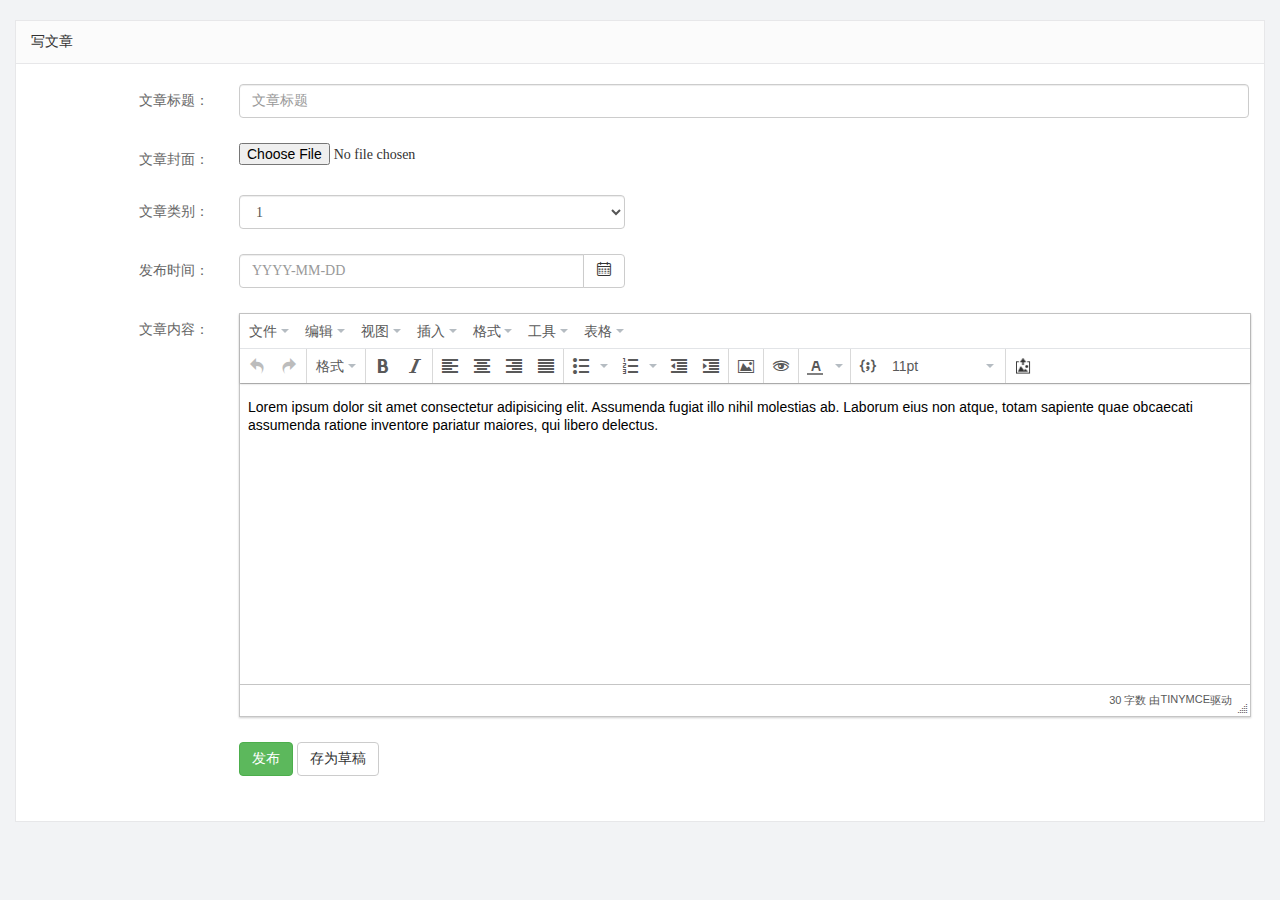
<file: home/article_release.html>
<!DOCTYPE html>
<html lang="en">

<head>
    <meta charset="UTF-8">
    <meta name="viewport" content="width=device-width, initial-scale=1.0">
    <meta http-equiv="X-UA-Compatible" content="ie=edge">
    <title>文章列表</title>
    <link rel="stylesheet" href="js/bootstrap/css/bootstrap.min.css">
    <link rel="stylesheet" href="css/reset.css">
    <link rel="stylesheet" href="css/iconfont.css">
    <link rel="stylesheet" href="css/main.css">
    <link type="text/css" rel="stylesheet" href="js/jedate/css/jedate.css">
    <script src="js/jquery-1.12.4.min.js"></script>
    <script src="js/jedate/js/jedate.js"></script>
    <script src="js/tinymce/js/tinymce/tinymce.min.js"></script>
    <script src="js/tinymce/js/tinymce_setup.js"></script>
</head>

<body>
    <div class="container-fluid">
        <div class="common_title">
            写文章
        </div>
        <div class="container-fluid common_con">
            <form class="form-horizontal article_form">
                <div class="form-group">
                    <label for="inputEmail3" class="col-sm-2 control-label">文章标题：</label>
                    <div class="col-sm-10">
                        <input type="email" class="form-control" id="inputEmail3" placeholder="文章标题">
                    </div>
                </div>
                <div class="form-group">
                    <label for="inputPassword3" class="col-sm-2 control-label">文章封面：</label>
                    <div class="col-sm-10">
                        <input type="file" id="exampleInputFile">
                    </div>
                </div>
                <div class="form-group">
                    <label for="inputEmail3" class="col-sm-2 control-label">文章类别：</label>
                    <div class="col-sm-4">
                        <select class="form-control">
                            <option>1</option>
                            <option>2</option>
                            <option>3</option>
                            <option>4</option>
                            <option>5</option>
                        </select>
                    </div>
                </div>
                <div class="form-group">
                    <label for="inputEmail3" class="col-sm-2 control-label">发布时间：</label>
                    <div class="col-sm-4">

                        <div class="input-group">
                            <input type="text" class="form-control" placeholder="YYYY-MM-DD" id="dateinput">
                            <span class="input-group-btn">
                                <button class="btn btn-default" type="button"
                                    onclick="jeDate('#dateinput',{trigger:false,format: 'YYYY-MM-DD'})"><i
                                        class="iconfont icon-icondate"></i></button>
                            </span>
                        </div>
                    </div>
                </div>
                <div class="form-group">
                    <label for="inputEmail3" class="col-sm-2 control-label">文章内容：</label>
                    <div class="col-sm-10">
                        <textarea class="form-control" id="rich_content" name="content" placeholder="文章内容">
                            Lorem ipsum dolor sit amet consectetur adipisicing elit. Assumenda fugiat illo nihil molestias ab. Laborum eius non atque, totam sapiente quae obcaecati assumenda ratione inventore pariatur maiores, qui libero delectus.
                            </textarea>
                    </div>
                </div>
                <div class="form-group">
                    <div class="col-sm-offset-2 col-sm-10">
                        <button type="submit" class="btn btn-success">发布</button>
                        <button type="submit" class="btn btn-default">存为草稿</button>
                    </div>
                </div>
            </form>
        </div>
    </div>

</body>

</html>
</file>
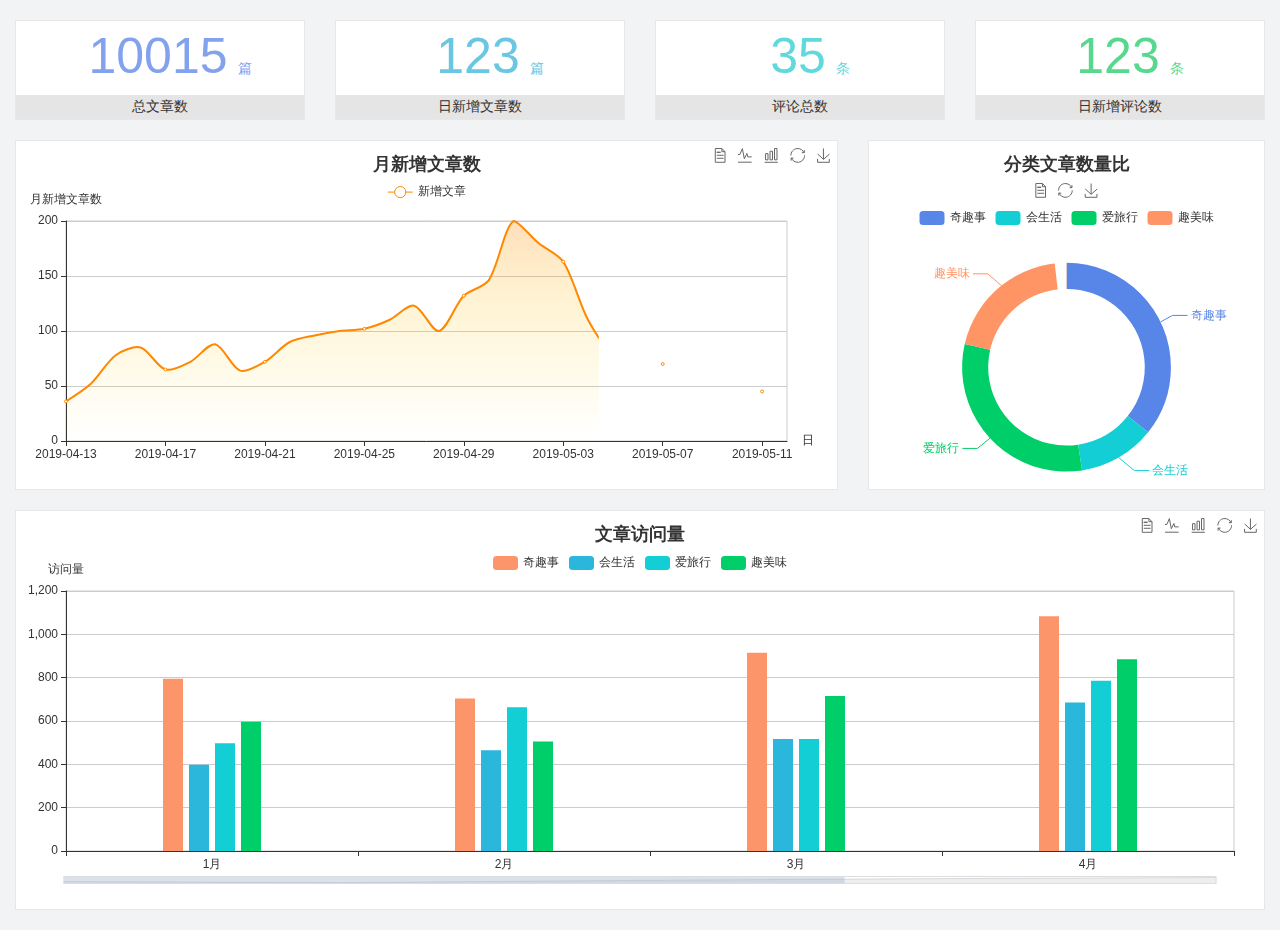
<file: home/main_count.html>
<!DOCTYPE html>
<html lang="en">

<head>
    <meta charset="UTF-8">
    <meta name="viewport" content="width=device-width, initial-scale=1.0">
    <meta http-equiv="X-UA-Compatible" content="ie=edge">
    <title>图表统计</title>
    <link rel="stylesheet" href="js/bootstrap/css/bootstrap.min.css">
    <link rel="stylesheet" href="css/reset.css">
    <link rel="stylesheet" href="css/iconfont.css">
    <link rel="stylesheet" href="css/main.css">
    <script src="js/jquery-1.12.4.min.js"></script>
    <script type="text/javascript" src="js/echarts.min.js"></script>
</head>

<body>
    <div class="container-fluid">
        <div class="row spannel_list">
            <div class="col-sm-3 col-xs-6">
                <div class="spannel">
                    <em class="all-articles">10015</em><span>篇</span>
                    <b>总文章数</b>
                </div>
            </div>
            <div class="col-sm-3 col-xs-6">
                <div class="spannel scolor01">
                    <em class="day-articles">123</em><span>篇</span>
                    <b>日新增文章数</b>
                </div>
            </div>
            <div class="col-sm-3 col-xs-6">
                <div class="spannel scolor02">
                    <em class="all-comments">35</em><span>条</span>
                    <b>评论总数</b>
                </div>
            </div>
            <div class="col-sm-3 col-xs-6">
                <div class="spannel scolor03">
                    <em class="day-comments">123</em><span>条</span>
                    <b>日新增评论数</b>
                </div>
            </div>
        </div>
    </div>

    <div class="container-fluid">
        <div class="row curve-pie">
            <div class="col-lg-8 col-md-8">
                <div class="gragh_pannel" id="curve_show"></div>
            </div>
            <div class="col-lg-4 col-md-4">
                <div class="gragh_pannel" id="pie_show"></div>
            </div>
        </div>
    </div>

    <div class="container-fluid">
        <div class="column_pannel" id="column_show"></div>
    </div>

    <script>
        // 总文章数 日新增文章数
        // $.ajax({
        //     url: "http://localhost:8000/admin/article_count",
        //     type: "get",
        //     success: function (res) {
        //         $(".all-articles").text(res.data.all_count);
        //         $(".day-articles").text(res.data.day_count);
        //     }
        // })

        // 评论总数 当天发布评论总数
        // $.ajax({
        //     url: "http://localhost:8000/admin/comment_count",
        //     type: "get",
        //     success: function (res) {
        //         console.log(res)
        //         $(".all-comments").text(res.data.all_count);
        //         $(".day-comments").text(res.data.day_count);
        //     }
        // })
    </script>

    <script>
        var oChart = echarts.init(document.getElementById('curve_show'));
        var aList_all = [{
            'count': 36,
            'date': '2019-04-13'
        }, {
            'count': 52,
            'date': '2019-04-14'
        }, {
            'count': 78,
            'date': '2019-04-15'
        }, {
            'count': 85,
            'date': '2019-04-16'
        }, {
            'count': 65,
            'date': '2019-04-17'
        }, {
            'count': 72,
            'date': '2019-04-18'
        }, {
            'count': 88,
            'date': '2019-04-19'
        }, {
            'count': 64,
            'date': '2019-04-20'
        }, {
            'count': 72,
            'date': '2019-04-21'
        }, {
            'count': 90,
            'date': '2019-04-22'
        }, {
            'count': 96,
            'date': '2019-04-23'
        }, {
            'count': 100,
            'date': '2019-04-24'
        }, {
            'count': 102,
            'date': '2019-04-25'
        }, {
            'count': 110,
            'date': '2019-04-26'
        }, {
            'count': 123,
            'date': '2019-04-27'
        }, {
            'count': 100,
            'date': '2019-04-28'
        }, {
            'count': 132,
            'date': '2019-04-29'
        }, {
            'count': 146,
            'date': '2019-04-30'
        }, {
            'count': 200,
            'date': '2019-05-01'
        }, {
            'count': 180,
            'date': '2019-05-02'
        }, {
            'count': 163,
            'date': '2019-05-03'
        }, {
            'count': 110,
            'date': '2019-05-04'
        }, {
            'count': 80,
            'date': '2019-05-05'
        }, {
            'count': 82,
            'date': '2019-05-06'
        }, {
            'count': 70,
            'date': '2019-05-07'
        }, {
            'count': 65,
            'date': '2019-05-08'
        }, {
            'count': 54,
            'date': '2019-05-09'
        }, {
            'count': 40,
            'date': '2019-05-10'
        }, {
            'count': 45,
            'date': '2019-05-11'
        }, {
            'count': 38,
            'date': '2019-05-12'
        }, ];

        let aCount = [];
        let aDate = [];

        for (var i = 0; i < aList_all.length; i++) {
            aCount.push(aList_all[i].count);
            aDate.push(aList_all[i].date);
        }

        var chartopt = {
            title: {
                text: '月新增文章数',
                left: 'center',
                top: '10'
            },
            tooltip: {
                trigger: 'axis'
            },
            legend: {
                data: ['新增文章'],
                top: '40'
            },
            toolbox: {
                show: true,
                feature: {
                    mark: {
                        show: true
                    },
                    dataView: {
                        show: true,
                        readOnly: false
                    },
                    magicType: {
                        show: true,
                        type: ['line', 'bar']
                    },
                    restore: {
                        show: true
                    },
                    saveAsImage: {
                        show: true
                    }
                }
            },
            calculable: true,
            xAxis: [{
                name: '日',
                type: 'category',
                boundaryGap: false,
                data: aDate
            }],
            yAxis: [{
                name: '月新增文章数',
                type: 'value'
            }],
            series: [{
                name: '新增文章',
                type: 'line',
                smooth: true,
                itemStyle: {
                    normal: {
                        areaStyle: {
                            type: 'default'
                        },
                        color: '#f80'
                    },
                    lineStyle: {
                        color: '#f80'
                    }
                },
                data: aCount
            }],
            areaStyle: {
                normal: {
                    color: new echarts.graphic.LinearGradient(0, 0, 0, 1, [{
                        offset: 0,
                        color: 'rgba(255,136,0,0.39)'
                    }, {
                        offset: .34,
                        color: 'rgba(255,180,0,0.25)'
                    }, {
                        offset: 1,
                        color: 'rgba(255,222,0,0.00)'
                    }])

                }
            },
            grid: {
                show: true,
                x: 50,
                x2: 50,
                y: 80,
                height: 220
            }
        };

        oChart.setOption(chartopt);


        var oPie = echarts.init(document.getElementById('pie_show'));
        var oPieopt = {
            title: {
                top: 10,
                text: '分类文章数量比',
                x: 'center'
            },
            tooltip: {
                trigger: 'item',
                formatter: "{a} <br/>{b} : {c} ({d}%)"
            },
            color: ['#5885e8', '#13cfd5', '#00ce68', '#ff9565'],
            legend: {
                x: 'center',
                top: 65,
                data: ['奇趣事', '会生活', '爱旅行', '趣美味']
            },
            toolbox: {
                show: true,
                x: 'center',
                top: 35,
                feature: {
                    mark: {
                        show: true
                    },
                    dataView: {
                        show: true,
                        readOnly: false
                    },
                    magicType: {
                        show: true,
                        type: ['pie', 'funnel'],
                        option: {
                            funnel: {
                                x: '25%',
                                width: '50%',
                                funnelAlign: 'left',
                                max: 1548
                            }
                        }
                    },
                    restore: {
                        show: true
                    },
                    saveAsImage: {
                        show: true
                    }
                }
            },
            calculable: true,
            series: [{
                name: '访问来源',
                type: 'pie',
                radius: ['45%', '60%'],
                center: ['50%', '65%'],
                data: [{
                    value: 300,
                    name: '奇趣事'
                }, {
                    value: 100,
                    name: '会生活'
                }, {
                    value: 260,
                    name: '爱旅行'
                }, {
                    value: 180,
                    name: '趣美味'
                }]
            }]
        };
        oPie.setOption(oPieopt);



        var oColumn = this.echarts.init(document.getElementById('column_show'));
        var oColumnopt = {
            title: {
                text: '文章访问量',
                left: 'center',
                top: '10'
            },
            tooltip: {
                trigger: 'axis'
            },
            legend: {
                data: ['奇趣事', '会生活', '爱旅行', '趣美味'],
                top: '40'
            },
            toolbox: {
                show: true,
                feature: {
                    mark: {
                        show: true
                    },
                    dataView: {
                        show: true,
                        readOnly: false
                    },
                    magicType: {
                        show: true,
                        type: ['line', 'bar']
                    },
                    restore: {
                        show: true
                    },
                    saveAsImage: {
                        show: true
                    }
                }
            },
            calculable: true,
            xAxis: [{
                type: 'category',
                data: ['1月', '2月', '3月', '4月', '5月']
            }],
            yAxis: [{
                name: '访问量',
                type: 'value'
            }],
            series: [{
                name: '奇趣事',
                type: 'bar',
                barWidth: 20,
                itemStyle: {
                    normal: {
                        areaStyle: {
                            type: 'default'
                        },
                        color: '#fd956a'
                    }
                },
                data: [800, 708, 920, 1090, 1200]
            }, {
                name: '会生活',
                type: 'bar',
                barWidth: 20,
                itemStyle: {
                    normal: {
                        areaStyle: {
                            type: 'default'
                        },
                        color: '#2bb6db'
                    }
                },
                data: [400, 468, 520, 690, 800]
            }, {
                name: '爱旅行',
                type: 'bar',
                barWidth: 20,
                itemStyle: {
                    normal: {
                        areaStyle: {
                            type: 'default'
                        },
                        color: '#13cfd5'
                    }
                },
                data: [500, 668, 520, 790, 900]
            }, {
                name: '趣美味',
                type: 'bar',
                barWidth: 20,
                itemStyle: {
                    normal: {
                        areaStyle: {
                            type: 'default'
                        },
                        color: '#00ce68'
                    }
                },
                data: [600, 508, 720, 890, 1000]
            }],
            grid: {
                show: true,
                x: 50,
                x2: 30,
                y: 80,
                height: 260
            },
            dataZoom: [ //给x轴设置滚动条
                {
                    start: 0, //默认为0
                    end: 100 - 1000 / 31, //默认为100
                    type: 'slider',
                    show: true,
                    xAxisIndex: [0],
                    handleSize: 0, //滑动条的 左右2个滑动条的大小
                    height: 8, //组件高度
                    left: 45, //左边的距离
                    right: 50, //右边的距离
                    bottom: 26, //右边的距离
                    handleColor: '#ddd', //h滑动图标的颜色
                    handleStyle: {
                        borderColor: "#cacaca",
                        borderWidth: "1",
                        shadowBlur: 2,
                        background: "#ddd",
                        shadowColor: "#ddd",
                    }
                }
            ]
        };
        oColumn.setOption(oColumnopt);
    </script>




</body>

</html>
</file>
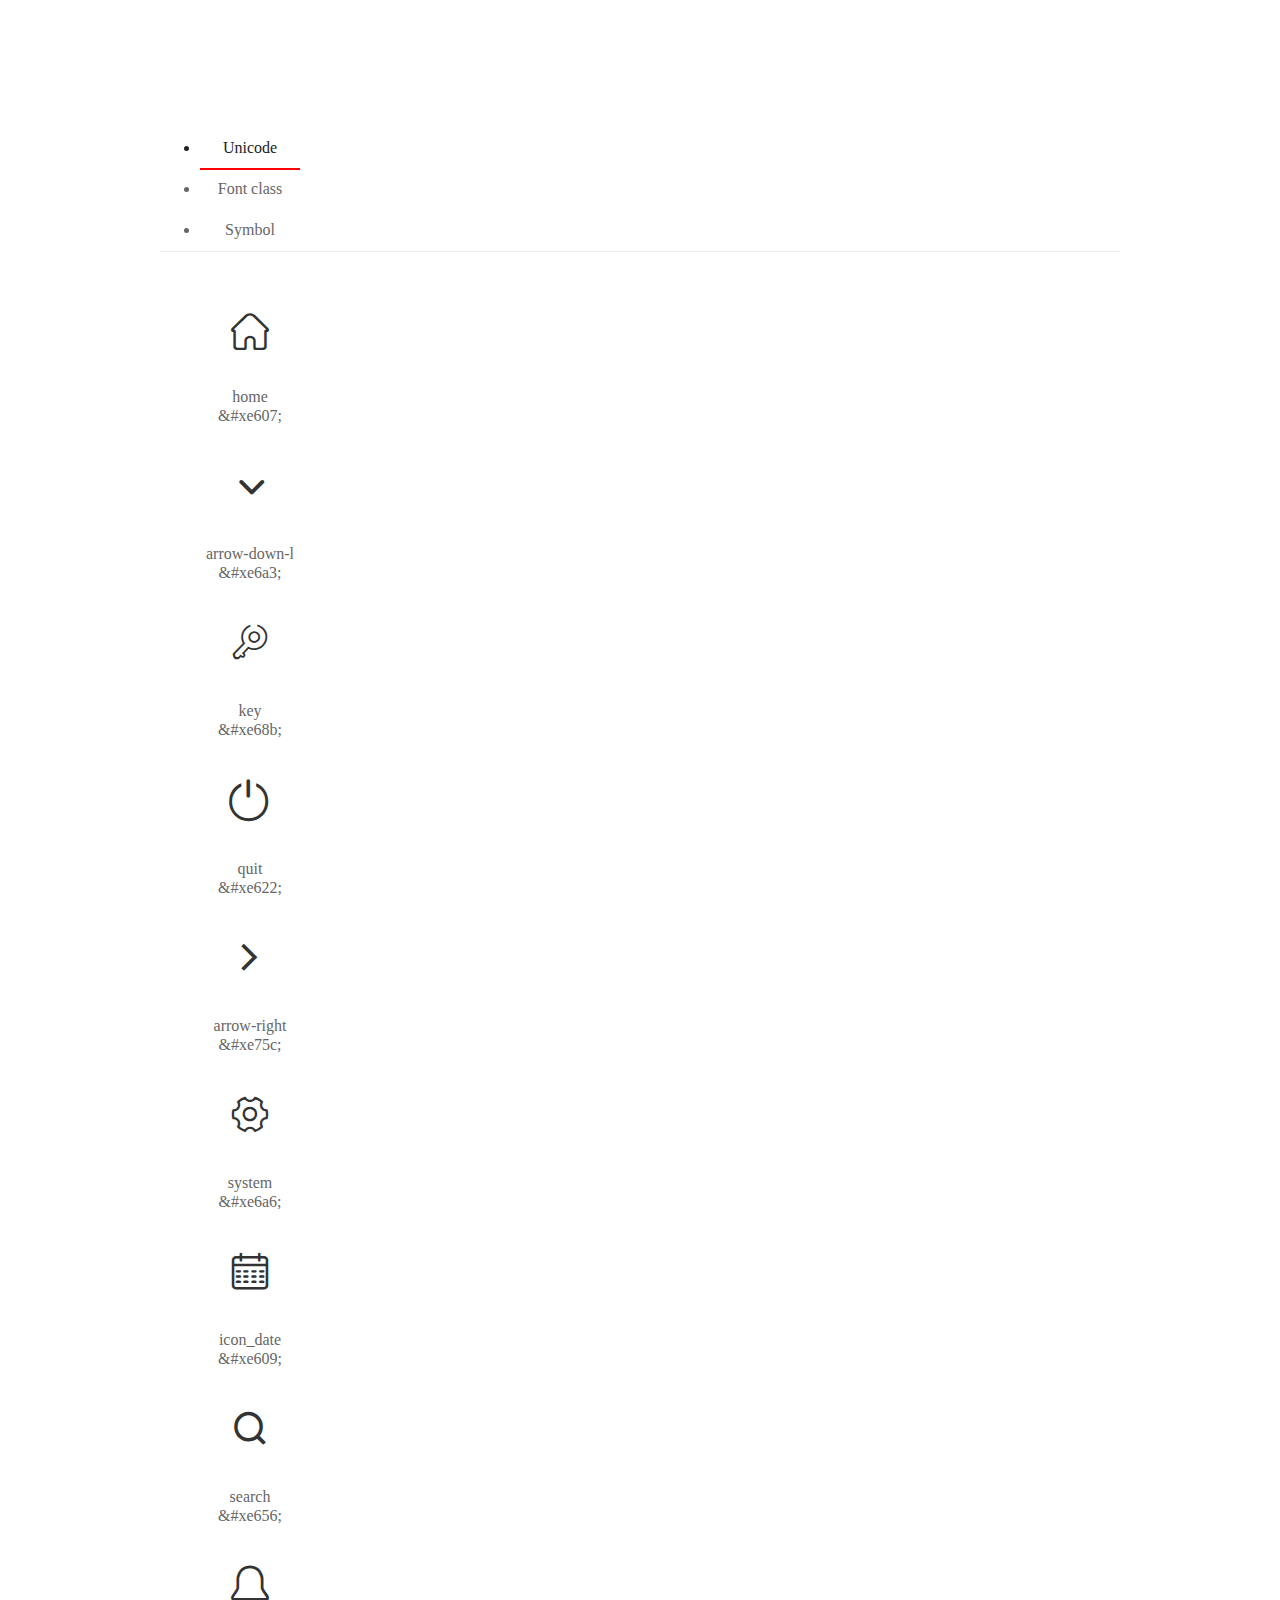
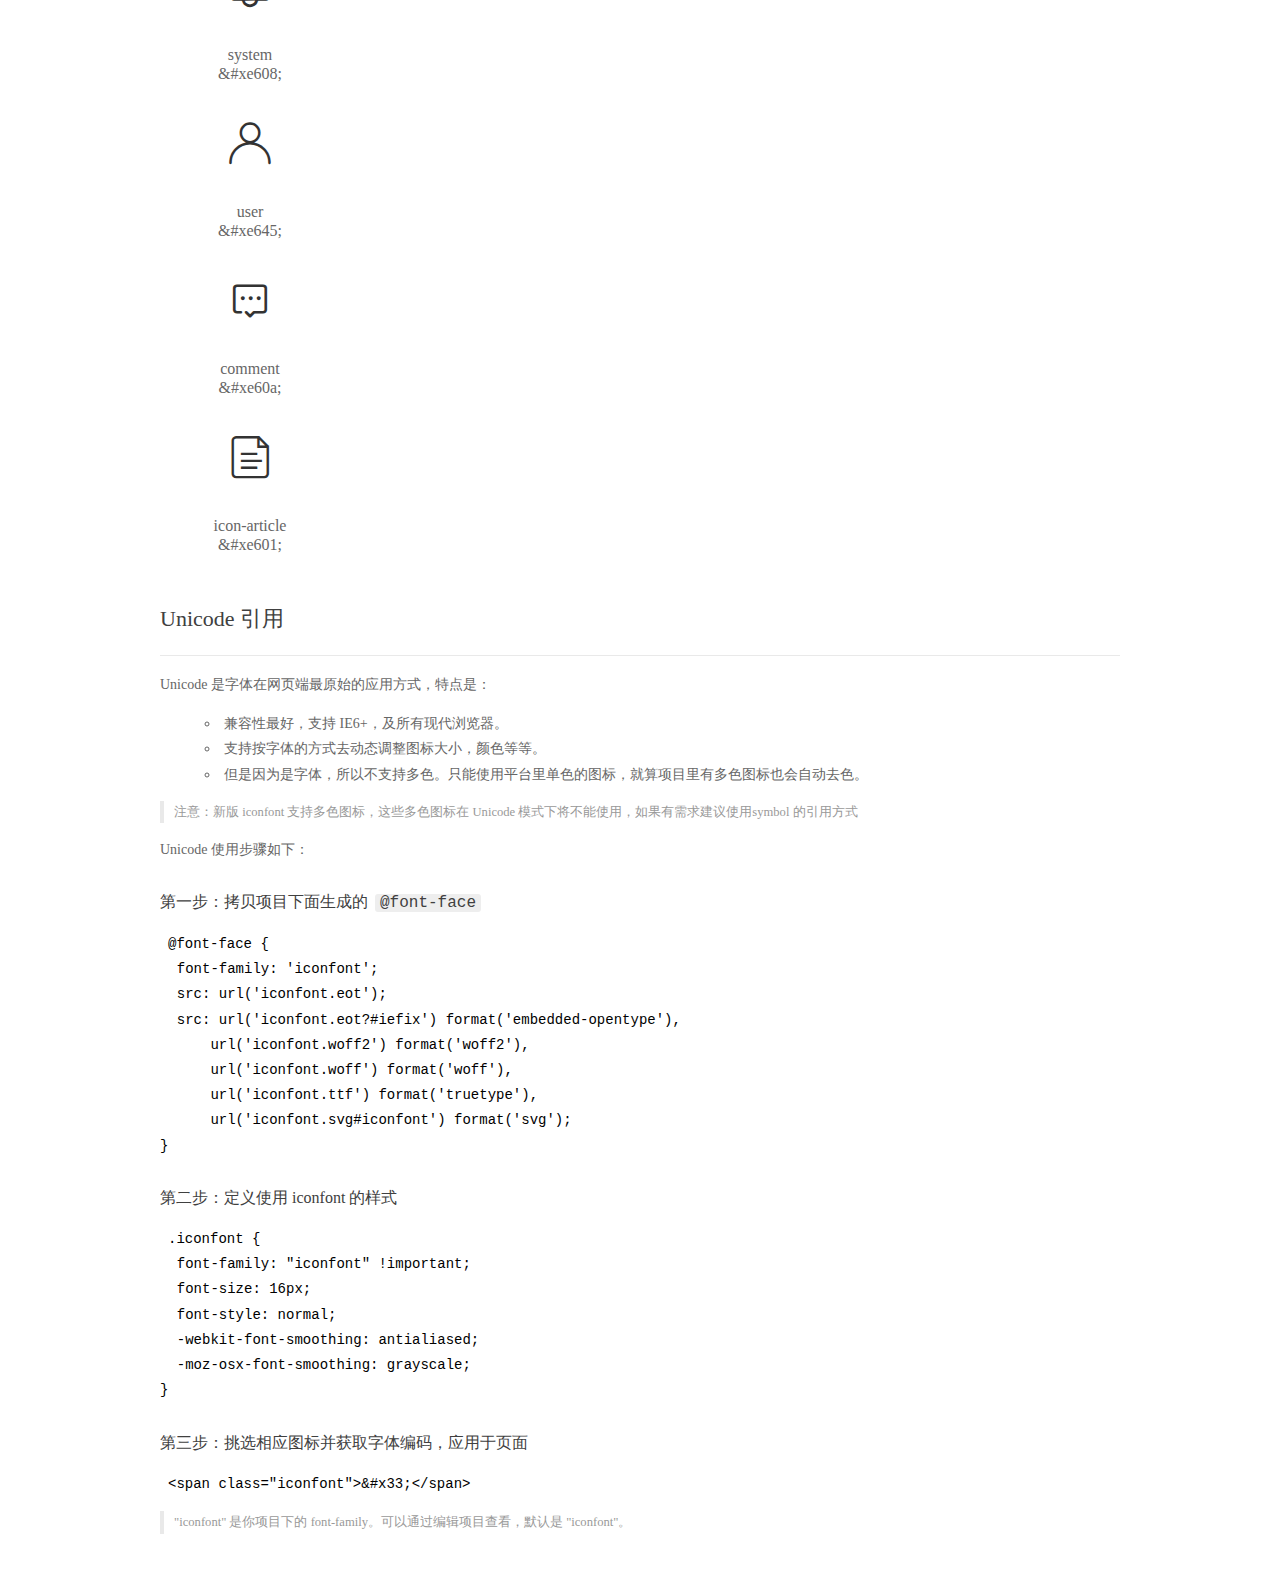
<file: home/fonts/demo_index.html>
<!DOCTYPE html>
<html>
<head>
  <meta charset="utf-8"/>
  <title>IconFont Demo</title>
  <link rel="shortcut icon" href="https://gtms04.alicdn.com/tps/i4/TB1_oz6GVXXXXaFXpXXJDFnIXXX-64-64.ico" type="image/x-icon"/>
  <link rel="stylesheet" href="https://g.alicdn.com/thx/cube/1.3.2/cube.min.css">
  <link rel="stylesheet" href="demo.css">
  <link rel="stylesheet" href="iconfont.css">
  <script src="iconfont.js"></script>
  <!-- jQuery -->
  <script src="https://a1.alicdn.com/oss/uploads/2018/12/26/7bfddb60-08e8-11e9-9b04-53e73bb6408b.js"></script>
  <!-- 代码高亮 -->
  <script src="https://a1.alicdn.com/oss/uploads/2018/12/26/a3f714d0-08e6-11e9-8a15-ebf944d7534c.js"></script>
</head>
<body>
  <div class="main">
    <h1 class="logo"><a href="https://www.iconfont.cn/" title="iconfont 首页" target="_blank">&#xe86b;</a></h1>
    <div class="nav-tabs">
      <ul id="tabs" class="dib-box">
        <li class="dib active"><span>Unicode</span></li>
        <li class="dib"><span>Font class</span></li>
        <li class="dib"><span>Symbol</span></li>
      </ul>
      
    </div>
    <div class="tab-container">
      <div class="content unicode" style="display: block;">
          <ul class="icon_lists dib-box">
          
            <li class="dib">
              <span class="icon iconfont">&#xe607;</span>
                <div class="name">home</div>
                <div class="code-name">&amp;#xe607;</div>
              </li>
          
            <li class="dib">
              <span class="icon iconfont">&#xe6a3;</span>
                <div class="name">arrow-down-l</div>
                <div class="code-name">&amp;#xe6a3;</div>
              </li>
          
            <li class="dib">
              <span class="icon iconfont">&#xe68b;</span>
                <div class="name">key</div>
                <div class="code-name">&amp;#xe68b;</div>
              </li>
          
            <li class="dib">
              <span class="icon iconfont">&#xe622;</span>
                <div class="name">quit</div>
                <div class="code-name">&amp;#xe622;</div>
              </li>
          
            <li class="dib">
              <span class="icon iconfont">&#xe75c;</span>
                <div class="name">arrow-right</div>
                <div class="code-name">&amp;#xe75c;</div>
              </li>
          
            <li class="dib">
              <span class="icon iconfont">&#xe6a6;</span>
                <div class="name">system</div>
                <div class="code-name">&amp;#xe6a6;</div>
              </li>
          
            <li class="dib">
              <span class="icon iconfont">&#xe609;</span>
                <div class="name">icon_date</div>
                <div class="code-name">&amp;#xe609;</div>
              </li>
          
            <li class="dib">
              <span class="icon iconfont">&#xe656;</span>
                <div class="name">search</div>
                <div class="code-name">&amp;#xe656;</div>
              </li>
          
            <li class="dib">
              <span class="icon iconfont">&#xe608;</span>
                <div class="name">system</div>
                <div class="code-name">&amp;#xe608;</div>
              </li>
          
            <li class="dib">
              <span class="icon iconfont">&#xe645;</span>
                <div class="name">user</div>
                <div class="code-name">&amp;#xe645;</div>
              </li>
          
            <li class="dib">
              <span class="icon iconfont">&#xe60a;</span>
                <div class="name">comment</div>
                <div class="code-name">&amp;#xe60a;</div>
              </li>
          
            <li class="dib">
              <span class="icon iconfont">&#xe601;</span>
                <div class="name">icon-article</div>
                <div class="code-name">&amp;#xe601;</div>
              </li>
          
          </ul>
          <div class="article markdown">
          <h2 id="unicode-">Unicode 引用</h2>
          <hr>

          <p>Unicode 是字体在网页端最原始的应用方式，特点是：</p>
          <ul>
            <li>兼容性最好，支持 IE6+，及所有现代浏览器。</li>
            <li>支持按字体的方式去动态调整图标大小，颜色等等。</li>
            <li>但是因为是字体，所以不支持多色。只能使用平台里单色的图标，就算项目里有多色图标也会自动去色。</li>
          </ul>
          <blockquote>
            <p>注意：新版 iconfont 支持多色图标，这些多色图标在 Unicode 模式下将不能使用，如果有需求建议使用symbol 的引用方式</p>
          </blockquote>
          <p>Unicode 使用步骤如下：</p>
          <h3 id="-font-face">第一步：拷贝项目下面生成的 <code>@font-face</code></h3>
<pre><code class="language-css"
>@font-face {
  font-family: 'iconfont';
  src: url('iconfont.eot');
  src: url('iconfont.eot?#iefix') format('embedded-opentype'),
      url('iconfont.woff2') format('woff2'),
      url('iconfont.woff') format('woff'),
      url('iconfont.ttf') format('truetype'),
      url('iconfont.svg#iconfont') format('svg');
}
</code></pre>
          <h3 id="-iconfont-">第二步：定义使用 iconfont 的样式</h3>
<pre><code class="language-css"
>.iconfont {
  font-family: "iconfont" !important;
  font-size: 16px;
  font-style: normal;
  -webkit-font-smoothing: antialiased;
  -moz-osx-font-smoothing: grayscale;
}
</code></pre>
          <h3 id="-">第三步：挑选相应图标并获取字体编码，应用于页面</h3>
<pre>
<code class="language-html"
>&lt;span class="iconfont"&gt;&amp;#x33;&lt;/span&gt;
</code></pre>
          <blockquote>
            <p>"iconfont" 是你项目下的 font-family。可以通过编辑项目查看，默认是 "iconfont"。</p>
          </blockquote>
          </div>
      </div>
      <div class="content font-class">
        <ul class="icon_lists dib-box">
          
          <li class="dib">
            <span class="icon iconfont icon-yidiandiantubiao04"></span>
            <div class="name">
              home
            </div>
            <div class="code-name">.icon-yidiandiantubiao04
            </div>
          </li>
          
          <li class="dib">
            <span class="icon iconfont icon-arrowdownl"></span>
            <div class="name">
              arrow-down-l
            </div>
            <div class="code-name">.icon-arrowdownl
            </div>
          </li>
          
          <li class="dib">
            <span class="icon iconfont icon-key"></span>
            <div class="name">
              key
            </div>
            <div class="code-name">.icon-key
            </div>
          </li>
          
          <li class="dib">
            <span class="icon iconfont icon-tuichu"></span>
            <div class="name">
              quit
            </div>
            <div class="code-name">.icon-tuichu
            </div>
          </li>
          
          <li class="dib">
            <span class="icon iconfont icon-previewright"></span>
            <div class="name">
              arrow-right
            </div>
            <div class="code-name">.icon-previewright
            </div>
          </li>
          
          <li class="dib">
            <span class="icon iconfont icon-system"></span>
            <div class="name">
              system
            </div>
            <div class="code-name">.icon-system
            </div>
          </li>
          
          <li class="dib">
            <span class="icon iconfont icon-icondate"></span>
            <div class="name">
              icon_date
            </div>
            <div class="code-name">.icon-icondate
            </div>
          </li>
          
          <li class="dib">
            <span class="icon iconfont icon-search"></span>
            <div class="name">
              search
            </div>
            <div class="code-name">.icon-search
            </div>
          </li>
          
          <li class="dib">
            <span class="icon iconfont icon-system1"></span>
            <div class="name">
              system
            </div>
            <div class="code-name">.icon-system1
            </div>
          </li>
          
          <li class="dib">
            <span class="icon iconfont icon-user"></span>
            <div class="name">
              user
            </div>
            <div class="code-name">.icon-user
            </div>
          </li>
          
          <li class="dib">
            <span class="icon iconfont icon-comment"></span>
            <div class="name">
              comment
            </div>
            <div class="code-name">.icon-comment
            </div>
          </li>
          
          <li class="dib">
            <span class="icon iconfont icon-icon-article"></span>
            <div class="name">
              icon-article
            </div>
            <div class="code-name">.icon-icon-article
            </div>
          </li>
          
        </ul>
        <div class="article markdown">
        <h2 id="font-class-">font-class 引用</h2>
        <hr>

        <p>font-class 是 Unicode 使用方式的一种变种，主要是解决 Unicode 书写不直观，语意不明确的问题。</p>
        <p>与 Unicode 使用方式相比，具有如下特点：</p>
        <ul>
          <li>兼容性良好，支持 IE8+，及所有现代浏览器。</li>
          <li>相比于 Unicode 语意明确，书写更直观。可以很容易分辨这个 icon 是什么。</li>
          <li>因为使用 class 来定义图标，所以当要替换图标时，只需要修改 class 里面的 Unicode 引用。</li>
          <li>不过因为本质上还是使用的字体，所以多色图标还是不支持的。</li>
        </ul>
        <p>使用步骤如下：</p>
        <h3 id="-fontclass-">第一步：引入项目下面生成的 fontclass 代码：</h3>
<pre><code class="language-html">&lt;link rel="stylesheet" href="./iconfont.css"&gt;
</code></pre>
        <h3 id="-">第二步：挑选相应图标并获取类名，应用于页面：</h3>
<pre><code class="language-html">&lt;span class="iconfont icon-xxx"&gt;&lt;/span&gt;
</code></pre>
        <blockquote>
          <p>"
            iconfont" 是你项目下的 font-family。可以通过编辑项目查看，默认是 "iconfont"。</p>
        </blockquote>
      </div>
      </div>
      <div class="content symbol">
          <ul class="icon_lists dib-box">
          
            <li class="dib">
                <svg class="icon svg-icon" aria-hidden="true">
                  <use xlink:href="#icon-yidiandiantubiao04"></use>
                </svg>
                <div class="name">home</div>
                <div class="code-name">#icon-yidiandiantubiao04</div>
            </li>
          
            <li class="dib">
                <svg class="icon svg-icon" aria-hidden="true">
                  <use xlink:href="#icon-arrowdownl"></use>
                </svg>
                <div class="name">arrow-down-l</div>
                <div class="code-name">#icon-arrowdownl</div>
            </li>
          
            <li class="dib">
                <svg class="icon svg-icon" aria-hidden="true">
                  <use xlink:href="#icon-key"></use>
                </svg>
                <div class="name">key</div>
                <div class="code-name">#icon-key</div>
            </li>
          
            <li class="dib">
                <svg class="icon svg-icon" aria-hidden="true">
                  <use xlink:href="#icon-tuichu"></use>
                </svg>
                <div class="name">quit</div>
                <div class="code-name">#icon-tuichu</div>
            </li>
          
            <li class="dib">
                <svg class="icon svg-icon" aria-hidden="true">
                  <use xlink:href="#icon-previewright"></use>
                </svg>
                <div class="name">arrow-right</div>
                <div class="code-name">#icon-previewright</div>
            </li>
          
            <li class="dib">
                <svg class="icon svg-icon" aria-hidden="true">
                  <use xlink:href="#icon-system"></use>
                </svg>
                <div class="name">system</div>
                <div class="code-name">#icon-system</div>
            </li>
          
            <li class="dib">
                <svg class="icon svg-icon" aria-hidden="true">
                  <use xlink:href="#icon-icondate"></use>
                </svg>
                <div class="name">icon_date</div>
                <div class="code-name">#icon-icondate</div>
            </li>
          
            <li class="dib">
                <svg class="icon svg-icon" aria-hidden="true">
                  <use xlink:href="#icon-search"></use>
                </svg>
                <div class="name">search</div>
                <div class="code-name">#icon-search</div>
            </li>
          
            <li class="dib">
                <svg class="icon svg-icon" aria-hidden="true">
                  <use xlink:href="#icon-system1"></use>
                </svg>
                <div class="name">system</div>
                <div class="code-name">#icon-system1</div>
            </li>
          
            <li class="dib">
                <svg class="icon svg-icon" aria-hidden="true">
                  <use xlink:href="#icon-user"></use>
                </svg>
                <div class="name">user</div>
                <div class="code-name">#icon-user</div>
            </li>
          
            <li class="dib">
                <svg class="icon svg-icon" aria-hidden="true">
                  <use xlink:href="#icon-comment"></use>
                </svg>
                <div class="name">comment</div>
                <div class="code-name">#icon-comment</div>
            </li>
          
            <li class="dib">
                <svg class="icon svg-icon" aria-hidden="true">
                  <use xlink:href="#icon-icon-article"></use>
                </svg>
                <div class="name">icon-article</div>
                <div class="code-name">#icon-icon-article</div>
            </li>
          
          </ul>
          <div class="article markdown">
          <h2 id="symbol-">Symbol 引用</h2>
          <hr>

          <p>这是一种全新的使用方式，应该说这才是未来的主流，也是平台目前推荐的用法。相关介绍可以参考这篇<a href="">文章</a>
            这种用法其实是做了一个 SVG 的集合，与另外两种相比具有如下特点：</p>
          <ul>
            <li>支持多色图标了，不再受单色限制。</li>
            <li>通过一些技巧，支持像字体那样，通过 <code>font-size</code>, <code>color</code> 来调整样式。</li>
            <li>兼容性较差，支持 IE9+，及现代浏览器。</li>
            <li>浏览器渲染 SVG 的性能一般，还不如 png。</li>
          </ul>
          <p>使用步骤如下：</p>
          <h3 id="-symbol-">第一步：引入项目下面生成的 symbol 代码：</h3>
<pre><code class="language-html">&lt;script src="./iconfont.js"&gt;&lt;/script&gt;
</code></pre>
          <h3 id="-css-">第二步：加入通用 CSS 代码（引入一次就行）：</h3>
<pre><code class="language-html">&lt;style&gt;
.icon {
  width: 1em;
  height: 1em;
  vertical-align: -0.15em;
  fill: currentColor;
  overflow: hidden;
}
&lt;/style&gt;
</code></pre>
          <h3 id="-">第三步：挑选相应图标并获取类名，应用于页面：</h3>
<pre><code class="language-html">&lt;svg class="icon" aria-hidden="true"&gt;
  &lt;use xlink:href="#icon-xxx"&gt;&lt;/use&gt;
&lt;/svg&gt;
</code></pre>
          </div>
      </div>

    </div>
  </div>
  <script>
  $(document).ready(function () {
      $('.tab-container .content:first').show()

      $('#tabs li').click(function (e) {
        var tabContent = $('.tab-container .content')
        var index = $(this).index()

        if ($(this).hasClass('active')) {
          return
        } else {
          $('#tabs li').removeClass('active')
          $(this).addClass('active')

          tabContent.hide().eq(index).fadeIn()
        }
      })
    })
  </script>
</body>
</html>
</file>
<file: home/css/iconfont.css>
@font-face {font-family: "iconfont";
  src: url('../fonts/iconfont.eot?t=1558003957214'); /* IE9 */
  src: url('../fonts/iconfont.eot?t=1558003957214#iefix') format('embedded-opentype'), /* IE6-IE8 */
  url('[data-uri]') format('woff2'),
  url('../fonts/iconfont.woff?t=1558003957214') format('woff'),
  url('../fonts/iconfont.ttf?t=1558003957214') format('truetype'), /* chrome, firefox, opera, Safari, Android, iOS 4.2+ */
  url('../fonts/iconfont.svg?t=1558003957214#iconfont') format('svg'); /* iOS 4.1- */
}

.iconfont {
  font-family: "iconfont" !important;
  font-size: 16px;
  font-style: normal;
  -webkit-font-smoothing: antialiased;
  -moz-osx-font-smoothing: grayscale;
}

.icon-yidiandiantubiao04:before {
  content: "\e607";
}

.icon-arrowdownl:before {
  content: "\e6a3";
}

.icon-key:before {
  content: "\e68b";
}

.icon-tuichu:before {
  content: "\e622";
}

.icon-previewright:before {
  content: "\e75c";
}

.icon-system:before {
  content: "\e6a6";
}

.icon-icondate:before {
  content: "\e609";
}

.icon-search:before {
  content: "\e656";
}

.icon-system1:before {
  content: "\e608";
}

.icon-user:before {
  content: "\e645";
}

.icon-comment:before {
  content: "\e60a";
}

.icon-icon-article:before {
  content: "\e601";
}
</file>
<file: home/css/main.css>
body{
    font-family:'MicroSoft YaHei';
    background-color: #f2f3f5;
}
.main_wrap{
    position:fixed;
    width:100%;
    height:100%;
    left:0px;
    top:0px;
    background:url('../images/login_bg.jpg'); 
    background-size:100% 100%; 
  }
.header{
    width:1200px;
    overflow: hidden;
    margin:20px auto 0;
}
.heade .logo{
    float: left;
}
.header .copyright{
    float:right;
    font-size:12px;
    color:#fff;
    text-align:right;
    line-height:20px;
    margin-top:10px;
}
.login_form_con{
    position:absolute;
    left:50%;
    top:50%;
    margin-left:-200px;
    margin-top:-155px;
    width:400px;
    height:310px;
    background-color: #edeff0;
}

.login_form{
    position: relative;
}

.login_form .icon-user{
    position:absolute;
    font-size:16px;
    color:#999;
    left:46px;
    top:12px;
}
.login_form .icon-key{
    position:absolute;
    font-size:18px;
    color:#999;
    left:46px;
    top:78px;
}
.login_title{
    height:60px;
    background:url('../images/login_title.png') center center no-repeat #fff;
}
.input_txt,.input_pass,.input_sub{
    display:block;
    width:334px;
    height:37px;
    padding:0px;
    text-indent:40px;
    border:1px solid #ddd;
    margin:27px auto 0;
    outline:none;
}
.input_sub{
    margin-top:40px;
    height:42px;
    background-color: #19b9e7;
    text-indent:0px;
    font-size:18px;
    color:#fff;
    cursor: pointer;
}
.input_sub:hover{
    background-color: #08a0cc;
}

.sider{
    position:fixed;
    left:0;
    top:0;
    bottom:0;
    width:210px;
    background-color: #323745;
}
.sider .logo{
    display:block;
    height:56px;
    background-color: #242732;
    overflow: hidden;
}
.sider .logo img{
    display:block;
    margin:6px auto 0;
}
.user_info{
    height:79px;
    border-bottom:1px solid #5a5e6b;
}

.user_info img{
    float: left;
    width:40px;
    height:40px;
    border-radius:20px;
    margin:19px 0 0 30px;
}
.user_info span{
    float: left;
    width:120px;
    font-size:12px;
    color:#fff;
    margin:23px 0 0 20px;
}
.user_info b{
    float: left;
    width: 120px;
    font-weight:normal;
    font-size:12px;
    color:#adafb5;
    margin:2px 0 0 20px;
}

.menu .level01{
    height:50px;
    line-height:50px;
}
.menu .level01 a{
    display:block;
    height:50px;
    font-size:12px;
    color:#adafb5;
    overflow: hidden;
}
.menu .level01.active a{
    background-color: #1378f0;
    color:#fff;
}
.menu .level01.active i{
    color:#fff;
}

.menu .level01 a:hover{
    background-color: #1378f0;
    color:#fff;
}
.menu .level01 a:hover i{
    color:#fff;
}
.menu .level01 i{
    color:#61646f;
    font-size:22px;
    float: left;
    margin-left:26px;
}
.menu .level01 span{
    float: left;
    margin-left:10px;
}
.menu .level01 b{
    float: right;
    margin-right:20px;
    font-weight:normal;
    transform:rotate(90deg);
    transition:all 500ms ease;
}

.menu .level01 .rotate0{
    transform:rotate(0deg);
}

.menu .level02{
    background: #242732;
    display:none;
}


.menu .level02 li{
    height:40px;
    line-height:40px;
}
.menu .level02 li a{
    display:block;
    height:40px;
    font-size:12px;
    color:#adafb5;
    overflow: hidden;
}

.menu .level02 li a:hover{
    background-color: #1378f0;
    color:#fff;
}

.menu .level02 li i{
    font-size:12px;
    float: left;
    margin-left:60px;
}
.menu .level02 li span{
    font-size:12px;
    float: left;
    margin-left:5px;
}

.menu .level02 .active a{
    color:#ffae00;
}

.header_bar{
    position:fixed;
    left:210px;
    right:0;
    top:0;
    height:56px;
    background-color: #fff;
}

.main{
    position:fixed;
    left:210px;
    top:56px;
    right:0;
    bottom:0;
    background-color: #f2f3f5;
}

.search_form{
    width:218px;
    height:33px;
    border:1px solid #ddd;
    background-color: #f2f3f5;
    border-radius:16px;
    float: left;
    margin:12px 0 0 27px;
}

.search_form input{
    padding:0px;
    margin:0px;
    border:0px;
    float: left;
    background-color: #f2f3f5;
    font-size:12px;
    width:175px;
    height:31px;
    margin-left:12px;
    outline:none;
   
}

.search_form .icon-search{
    line-height:33px;
    cursor: pointer;
    font-size:18px;
    color:#abaebb;
}
.user_center_link{
    float:right;

}
.user_center_link a{
    line-height:56px;
    font-size:12px;
    color:#999;
    margin-right:15px;
}
.user_center_link a:hover{
    color:#ffae00
}

.user_center_link img{
    width:42px;
    height:42px;
    border-radius:32px;
    margin-right:10px;
}

.spannel_list{
    margin-top:20px;
}

.spannel{
	height:100px;
	overflow:hidden;
	text-align:center;
    position:relative;
    background-color: #fff;
    border:1px solid #e7e7e9;
    margin-bottom:20px;
}

.spannel em{
    font-style:normal;
	font-size:50px;
	line-height:50px;
	display:inline-block;
	margin:10px 0 0 20px;
	font-family:'Arial';
	color:#83a2ed;
}

.spannel span{
	font-size:14px;
	display:inline-block;
	color:#83a2ed;
	margin-left:10px;
}

.spannel b{
	position:absolute;
	left:0;
	bottom:0;
	width:100%;
	line-height:24px;
	background:#e5e5e5;
	color:#333;
	font-size:14px;
	font-weight:normal;
}

.scolor01 em,.scolor01 span{
	color:#6ac6e2;
}

.scolor02 em,.scolor02 span{
	color:#5fd9de;
}

.scolor03 em,.scolor03 span{
	color:#58d88e;
}


.gragh_pannel{
    height:350px;
    border:1px solid #e7e7e9;
    background-color: #fff!important; 
    margin-bottom:20px;  
}

.column_pannel{
    margin-bottom:20px;
    height:400px;
    border:1px solid #e7e7e9;
    background-color: #fff!important;   
}

.common_title{
    line-height:42px;
    background-color: #fbfbfb;
    border:1px solid #e7e7e9;
    margin-top:20px;
    text-indent: 15px;
    font-size:14px;
    color:#333;
}

.common_con{
    border:1px solid #e7e7e9;
    border-top:0px;
    background-color: #fff;
    padding-bottom:20px;
    margin-bottom:20px;
}
.opt_btns{
    margin-top:20px;
}

.mp20{
    margin-top:20px;
}

.pagination{   
   margin:0;
}

.article_form{
    margin-top:20px;
}

.form-group{
    margin-bottom:25px;
}

.form-group label{
    font-weight:normal;
    color:#666;
}

.icon-icondate{
    line-height:16px;
}

.user_pic{
    width:100px;
    height:100px;
    margin-bottom:10px;
}

.article_cover{
    width:200px;
    height:200px;
    margin-bottom:10px;
}
</file>
<file: home/js/jedate/css/jedate.css>
/**
 @Name : jeDate V6.5.0 日期控件
 @Author: chen guojun
 @QQ群：516754269
 @官网：http://www.jemui.com/ 或 https://github.com/singod/jeDate
 */
@font-face {font-family: "jedatefont";
    src: url('jedatefont.eot?t=1510763148800'); /* IE9*/
    src: url('jedatefont.eot?t=1510763148800#iefix') format('embedded-opentype'), /* IE6-IE8 */
    url('jedatefont.woff?t=1510763148800') format('woff'),
    url('jedatefont.ttf?t=1510763148800') format('truetype'), /* chrome, firefox, opera, Safari, Android, iOS 4.2+*/
    url('jedatefont.svg?t=1510763148800#jedatefont') format('svg'); /* iOS 4.1- */
}
  
.jedatefont {font-family:"jedatefont" !important;font-style:normal;-webkit-font-smoothing: antialiased;-moz-osx-font-smoothing: grayscale;}
.jedate{height:auto; font-family:'PingFangSC-Light','PingFang SC','Segoe UI','Lucida Grande','NotoSansHans-Light','Microsoft YaHei', '\5FAE\8F6F\96C5\9ED1', STHeiti, 'WenQuanYi Micro Hei', SimSun, sans-serif;font-size:12px; cursor:default;margin: 0;padding: 0;overflow: hidden;position: relative;border-radius:4px;display: inline-block;border: 1px solid #e2e2e2;box-shadow: 0 1px 6px rgba(0,0,0,.15);background-color:#fff;}
.jedate *{margin: 0;padding: 0;list-style-type:none;-webkit-box-sizing:border-box;-moz-box-sizing:border-box;box-sizing:border-box;font-style:normal;font-family:'PingFangSC-Light','PingFang SC','Segoe UI','Lucida Grande','NotoSansHans-Light','Microsoft YaHei', '\5FAE\8F6F\96C5\9ED1', STHeiti, 'WenQuanYi Micro Hei', SimSun, sans-serif;}

.jedate table thead,.jedate table td{border: 1px #fff solid;}
.jedate ul,.jedate ol,.jedate li,.jedate dl{list-style-type:none;font-style:normal;font-weight: 300;}

.jedate .yearprev{left:0;font-size: 14px;}
.jedate .monthprev{left:25px;font-size: 14px;}
.jedate .yearnext{right:0;font-size: 14px;}
.jedate .monthnext{right:25px;font-size: 14px;}
.jedate .jedate-tips{position: absolute; top: 40%; left: 50%;z-index: 800; width: 200px; margin-left: -100px; line-height: 20px; padding: 15px; text-align: center; font-size: 12px; color: #ff0000;background-color: #FFFEF4;border: 1px rgb(247, 206, 57) solid;display: none;}
.jedate .timecontent ul::-webkit-scrollbar,.jedate-menu::-webkit-scrollbar{height:6px;width:6px;margin-right:5px;background-color: #f5f5f5;transition:all 0.3s ease-in-out;border-radius:0px}
.jedate .timecontent ul::-webkit-scrollbar-track,.jedate-menu::-webkit-scrollbar-track { -webkit-border-radius: 0px;border-radius: 0px;}
.jedate .timecontent ul::-webkit-scrollbar-thumb,.jedate-menu::-webkit-scrollbar-thumb{-webkit-border-radius: 0px;border-radius: 0px;background: rgba(0,0,0,0.5); }
.jedate .timecontent ul::-webkit-scrollbar-thumb:hover,.jedate-menu::-webkit-scrollbar-thumb:hover{background:rgba(0,0,0,0.6)}
.jedate .timecontent ul::-webkit-scrollbar-thumb:active,.jedate-menu::-webkit-scrollbar-thumb:active{background:rgba(0,0,0,0.8)}
.jedate .timecontent ul::-webkit-scrollbar-thumb:window-inactive,.jedate-menu::-webkit-scrollbar-thumb:window-inactive {background: rgba(0,0,0,0.4);}
.jedate .jedate-hmsmask{width:100%;display: block;background-color: rgba(0,0,0,.7);background-color:#fff;position: absolute;top: 0;left:0;right:0;bottom: 36px;z-index: 100;}
.jedatetipscon{color:#333; float:left; overflow:hidden;background-color: #FFFEF4; line-height:22px;padding:6px;border: 1px rgb(247, 206, 57) solid;font-style:normal;font-family: Arial, "\5b8b\4f53", 'sans-serif';font-size:12px;font-weight: 300;}
.jedatetipscon p{padding: 0;margin: 0;font-size:12px;}
.jedatetipscon p.red{color: #ff0000;}

.jedate.leftmenu{padding-left: 90px;}
.jedate .jedate-menu{width:90px;position: absolute;top: 0;left:0;bottom: 0;z-index: 10;background: #f2f2f2;border-right: 1px solid #efefef;border-radius: 4px 0 0 4px;overflow:auto;display: block;padding:4px 0;}
.jedate .jedate-menu p{height: 30px;line-height: 30px;padding-left: 8px;overflow:hidden;font-size: 12px;cursor: pointer;}
.jedate .jedate-menu p:hover{background-color: #00A680;color:#FFFFFF;}
.jedate .jedate-wrap{min-width:230px;background: #fff;overflow: hidden;}
.jedate .jedate-pane{width: 230px;float: left;overflow: hidden;}
.jedate .jedate-header{width:100%;height:36px;line-height: 36px;float: left;background-color: #f2f2f2;text-align: center;font-size: 14px;padding: 0 50px;position: relative;}
.jedate .jedate-header em{width:25px;height:36px;line-height: 36px;position:absolute;color: #666;top:0;background-repeat: no-repeat;background-position: center center;cursor: pointer;}
.jedate .jedate-header .ymbtn{padding: 8px;border-radius: 4px;cursor:pointer;font-size: 14px;}
/* .jedate .jedate-header em:hover,.jedate .jedate-header .ymbtn:hover{color: #00A680;} */
.jedate .jedate-content{width:100%;height: 220px;float: left;padding: 5px;overflow: hidden;}
.jedate .jedate-content.bordge{border-left: 1px #e9e9e9 solid;}
.jedate .jedate-content .yeartable,.jedate .jedate-content .monthtable{width: 100%;border-collapse: collapse;border-spacing: 0;border: 1px solid #fff;}
.jedate .jedate-content .yeartable td,.jedate .jedate-content .monthtable td{width:73px;height: 51px;line-height: 51px;text-align:center; position:relative; overflow:hidden;font-size: 14px;}
.jedate .jedate-content .yeartable td span,.jedate .jedate-content .monthtable td span{padding: 8px 10px;border: 1px solid #fff;}
.jedate .jedate-content .yeartable td.action span,.jedate .jedate-content .monthtable td.action span,
.jedate .jedate-content .yeartable td.action span:hover,.jedate .jedate-content .monthtable td.action span:hover{background-color:#00A680;border:1px #00A680 solid;color:#fff;}
.jedate .jedate-content .yeartable td span:hover,.jedate .jedate-content .monthtable td span:hover{background-color:#f2f2f2;border: 1px #f2f2f2 solid;}
.jedate .jedate-content .yeartable td.disabled span,.jedate .jedate-content .monthtable td.disabled span,
.jedate .jedate-content .yeartable td.disabled span:hover,.jedate .jedate-content .monthtable td.disabled span:hover{color:#bbb;background-color:#fff;border: 1px solid #fff;}
.jedate .jedate-content .yeartable td.contain span,.jedate .jedate-content .monthtable td.contain span,
.jedate .jedate-content .yeartable td.contain span:hover,.jedate .jedate-content .monthtable td.contain span:hover{background-color: #D0F0E3;border:1px #D0F0E3 solid;}

.jedate.grid .daystable thead,.jedate.grid .daystable td{border: 1px #f2f2f2 solid;}
.jedate .jedate-content .daystable{width: 100%;border-collapse: collapse;border-spacing: 0;border: 1px solid #fff;}
.jedate .jedate-content .daystable thead{background-color:#fff;}
.jedate .jedate-content .daystable th{width:31px;height:27px;  text-align:center; position:relative; overflow:hidden;font-size: 12px;font-weight: 400;}
.jedate .jedate-content .daystable td{width:31px;height:30px;  text-align:center; position:relative; overflow:hidden;font-size: 14px;font-family: Arial, "\5b8b\4f53", 'sans-serif';}
.jedate .jedate-content .daystable td .nolunar{line-height:29px;font-size: 14px;font-family: Arial, "\5b8b\4f53", 'sans-serif';}
.jedate .jedate-content .daystable td .solar{height:14px;line-height:14px;font-size: 14px;padding-top: 2px;display: block;font-family: Arial, "\5b8b\4f53", 'sans-serif';}
.jedate .jedate-content .daystable td .lunar{height:15px;line-height:15px;font-size: 12px;overflow:hidden;display: block;font-family: Arial, "\5b8b\4f53", 'sans-serif';color: #888;transform: scale(.95);}
.jedate .jedate-content .daystable td.action,.jedate .jedate-content .daystable td.action:hover,
.jedate .jedate-content .daystable td.action .lunar{background-color: #00A680;color:#fff;}
.jedate .jedate-content .daystable td.other,.jedate .jedate-content .daystable td.other .nolunar,.jedate .jedate-content .daystable td.other .lunar{color:#00DDAA;}
.jedate .jedate-content .daystable td.disabled,.jedate .jedate-content .daystable td.disabled .nolunar,.jedate .jedate-content .daystable td.disabled .lunar{ color:#bbb;}
.jedate .jedate-content .daystable td.contain,.jedate .jedate-content .daystable td.contain:hover{background-color: #00DDAA;color:#fff;}
.jedate .jedate-content .daystable td.disabled:hover{background-color:#fff;}
.jedate .jedate-content .daystable td:hover{background-color:#f2f2f2;}
.jedate .jedate-content .daystable td.red{ color:#ff0000;}
.jedate .jedate-content .daystable td .marks{ width:5px; height:5px; background-color:#ff0000; -webkit-border-radius:50%;border-radius:50%; position:absolute; right:2px; top:4px;}
.jedate .jedate-content .daystable td.action .marks{ width:5px; height:5px; background-color:#fff; -webkit-border-radius:50%;border-radius:50%; position:absolute; right:2px; top:4px;}

.jedate .jedate-time{overflow: hidden;padding-bottom: 4px; background-color:#fff;position: absolute;top:0;right: 0;z-index: 150;}
.jedate .jedate-time .timepane{width:230px;float:left;}
.jedate .jedate-time .timeheader{width: 100%;float:left;height: 36px;line-height: 36px;background-color: #f2f2f2;text-align: center;font-size: 14px;position: relative;}
.jedate .jedate-time .timecontent{width: 100%;float:left;}
.jedate .jedate-time .hmstitle{width: 211px;margin: 0 auto;overflow: hidden;padding-top: 4px;text-align: center;}
.jedate .jedate-time .hmstitle p{width: 33.33%;float:left;height: 30px;line-height: 30px;font-size: 13px;}
.jedate .jedate-time .hmslist{width: 211px;margin: 0 auto 6px auto;border: 1px solid #ddd;border-right: none;overflow: hidden;}
.jedate .jedate-time .hmslist .hmsauto{height: 100%;margin: 0;text-align: center;}
.jedate .jedate-time .hmslist ul {width: 70px;height: 174px;float: left;border-right: 1px solid #ddd;overflow: hidden;}
.jedate .jedate-time .hmslist .hmsauto:hover ul {overflow-y: auto}
.jedate .jedate-time .hmslist ul li {width: 130%;padding-left:26px;text-align: left;height: 25px;line-height: 25px;font-size: 14px;font-family: Arial, "\5b8b\4f53", 'sans-serif';}
.jedate .jedate-time .hmslist ul li:hover{background-color: #F2F2F2;}
.jedate .jedate-time .hmslist ul li.action,.jedate-time .hmslist ul li.action:hover{background-color: #00A680;color:#fff;}
.jedate .jedate-time .hmslist ul li.disabled{ background-color: #fbfbfb;color:#ccc;}
.jedate .jedate-time .hmslist ul li.disabled.action{ background-color: #00A680;color:#FFFFFF;filter:Alpha(opacity=30);opacity:.3; }

.jedate .jedate-footbtn{height: 36px;padding: 0 6px;border-top: 1px #e9e9e9 solid;overflow: hidden;}
.jedate .jedate-footbtn .timecon{line-height:28px;padding:0 5px;background-color:#00A680;color:#fff;display:block;float: left;font-size: 12px;margin-top:4px;border-radius:4px;overflow: hidden;}
.jedate .jedate-footbtn .btnscon{line-height:28px;margin-top:4px;display:block;float: right;font-size: 12px;border-radius:4px;overflow: hidden;}
.jedate .jedate-footbtn .btnscon span{float:left; padding:0 5px;border-right: 1px #fff solid;background-color:#00A680;color:#fff;display:block;height:28px;line-height:28px;text-align:center;overflow:hidden;}
.jedate .jedate-footbtn .btnscon span:last-child{border-right:none;}
</file>
<file: home/fonts/demo.css>
/* Logo 字体 */
@font-face {
  font-family: "iconfont logo";
  src: url('https://at.alicdn.com/t/font_985780_km7mi63cihi.eot?t=1545807318834');
  src: url('https://at.alicdn.com/t/font_985780_km7mi63cihi.eot?t=1545807318834#iefix') format('embedded-opentype'),
    url('https://at.alicdn.com/t/font_985780_km7mi63cihi.woff?t=1545807318834') format('woff'),
    url('https://at.alicdn.com/t/font_985780_km7mi63cihi.ttf?t=1545807318834') format('truetype'),
    url('https://at.alicdn.com/t/font_985780_km7mi63cihi.svg?t=1545807318834#iconfont') format('svg');
}

.logo {
  font-family: "iconfont logo";
  font-size: 160px;
  font-style: normal;
  -webkit-font-smoothing: antialiased;
  -moz-osx-font-smoothing: grayscale;
}

/* tabs */
.nav-tabs {
  position: relative;
}

.nav-tabs .nav-more {
  position: absolute;
  right: 0;
  bottom: 0;
  height: 42px;
  line-height: 42px;
  color: #666;
}

#tabs {
  border-bottom: 1px solid #eee;
}

#tabs li {
  cursor: pointer;
  width: 100px;
  height: 40px;
  line-height: 40px;
  text-align: center;
  font-size: 16px;
  border-bottom: 2px solid transparent;
  position: relative;
  z-index: 1;
  margin-bottom: -1px;
  color: #666;
}


#tabs .active {
  border-bottom-color: #f00;
  color: #222;
}

.tab-container .content {
  display: none;
}

/* 页面布局 */
.main {
  padding: 30px 100px;
  width: 960px;
  margin: 0 auto;
}

.main .logo {
  color: #333;
  text-align: left;
  margin-bottom: 30px;
  line-height: 1;
  height: 110px;
  margin-top: -50px;
  overflow: hidden;
  *zoom: 1;
}

.main .logo a {
  font-size: 160px;
  color: #333;
}

.helps {
  margin-top: 40px;
}

.helps pre {
  padding: 20px;
  margin: 10px 0;
  border: solid 1px #e7e1cd;
  background-color: #fffdef;
  overflow: auto;
}

.icon_lists {
  width: 100% !important;
  overflow: hidden;
  *zoom: 1;
}

.icon_lists li {
  width: 100px;
  margin-bottom: 10px;
  margin-right: 20px;
  text-align: center;
  list-style: none !important;
  cursor: default;
}

.icon_lists li .code-name {
  line-height: 1.2;
}

.icon_lists .icon {
  display: block;
  height: 100px;
  line-height: 100px;
  font-size: 42px;
  margin: 10px auto;
  color: #333;
  -webkit-transition: font-size 0.25s linear, width 0.25s linear;
  -moz-transition: font-size 0.25s linear, width 0.25s linear;
  transition: font-size 0.25s linear, width 0.25s linear;
}

.icon_lists .icon:hover {
  font-size: 100px;
}

.icon_lists .svg-icon {
  /* 通过设置 font-size 来改变图标大小 */
  width: 1em;
  /* 图标和文字相邻时，垂直对齐 */
  vertical-align: -0.15em;
  /* 通过设置 color 来改变 SVG 的颜色/fill */
  fill: currentColor;
  /* path 和 stroke 溢出 viewBox 部分在 IE 下会显示
      normalize.css 中也包含这行 */
  overflow: hidden;
}

.icon_lists li .name,
.icon_lists li .code-name {
  color: #666;
}

/* markdown 样式 */
.markdown {
  color: #666;
  font-size: 14px;
  line-height: 1.8;
}

.highlight {
  line-height: 1.5;
}

.markdown img {
  vertical-align: middle;
  max-width: 100%;
}

.markdown h1 {
  color: #404040;
  font-weight: 500;
  line-height: 40px;
  margin-bottom: 24px;
}

.markdown h2,
.markdown h3,
.markdown h4,
.markdown h5,
.markdown h6 {
  color: #404040;
  margin: 1.6em 0 0.6em 0;
  font-weight: 500;
  clear: both;
}

.markdown h1 {
  font-size: 28px;
}

.markdown h2 {
  font-size: 22px;
}

.markdown h3 {
  font-size: 16px;
}

.markdown h4 {
  font-size: 14px;
}

.markdown h5 {
  font-size: 12px;
}

.markdown h6 {
  font-size: 12px;
}

.markdown hr {
  height: 1px;
  border: 0;
  background: #e9e9e9;
  margin: 16px 0;
  clear: both;
}

.markdown p {
  margin: 1em 0;
}

.markdown>p,
.markdown>blockquote,
.markdown>.highlight,
.markdown>ol,
.markdown>ul {
  width: 80%;
}

.markdown ul>li {
  list-style: circle;
}

.markdown>ul li,
.markdown blockquote ul>li {
  margin-left: 20px;
  padding-left: 4px;
}

.markdown>ul li p,
.markdown>ol li p {
  margin: 0.6em 0;
}

.markdown ol>li {
  list-style: decimal;
}

.markdown>ol li,
.markdown blockquote ol>li {
  margin-left: 20px;
  padding-left: 4px;
}

.markdown code {
  margin: 0 3px;
  padding: 0 5px;
  background: #eee;
  border-radius: 3px;
}

.markdown strong,
.markdown b {
  font-weight: 600;
}

.markdown>table {
  border-collapse: collapse;
  border-spacing: 0px;
  empty-cells: show;
  border: 1px solid #e9e9e9;
  width: 95%;
  margin-bottom: 24px;
}

.markdown>table th {
  white-space: nowrap;
  color: #333;
  font-weight: 600;
}

.markdown>table th,
.markdown>table td {
  border: 1px solid #e9e9e9;
  padding: 8px 16px;
  text-align: left;
}

.markdown>table th {
  background: #F7F7F7;
}

.markdown blockquote {
  font-size: 90%;
  color: #999;
  border-left: 4px solid #e9e9e9;
  padding-left: 0.8em;
  margin: 1em 0;
}

.markdown blockquote p {
  margin: 0;
}

.markdown .anchor {
  opacity: 0;
  transition: opacity 0.3s ease;
  margin-left: 8px;
}

.markdown .waiting {
  color: #ccc;
}

.markdown h1:hover .anchor,
.markdown h2:hover .anchor,
.markdown h3:hover .anchor,
.markdown h4:hover .anchor,
.markdown h5:hover .anchor,
.markdown h6:hover .anchor {
  opacity: 1;
  display: inline-block;
}

.markdown>br,
.markdown>p>br {
  clear: both;
}


.hljs {
  display: block;
  background: white;
  padding: 0.5em;
  color: #333333;
  overflow-x: auto;
}

.hljs-comment,
.hljs-meta {
  color: #969896;
}

.hljs-string,
.hljs-variable,
.hljs-template-variable,
.hljs-strong,
.hljs-emphasis,
.hljs-quote {
  color: #df5000;
}

.hljs-keyword,
.hljs-selector-tag,
.hljs-type {
  color: #a71d5d;
}

.hljs-literal,
.hljs-symbol,
.hljs-bullet,
.hljs-attribute {
  color: #0086b3;
}

.hljs-section,
.hljs-name {
  color: #63a35c;
}

.hljs-tag {
  color: #333333;
}

.hljs-title,
.hljs-attr,
.hljs-selector-id,
.hljs-selector-class,
.hljs-selector-attr,
.hljs-selector-pseudo {
  color: #795da3;
}

.hljs-addition {
  color: #55a532;
  background-color: #eaffea;
}

.hljs-deletion {
  color: #bd2c00;
  background-color: #ffecec;
}

.hljs-link {
  text-decoration: underline;
}

/* 代码高亮 */
/* PrismJS 1.15.0
https://prismjs.com/download.html#themes=prism&languages=markup+css+clike+javascript */
/**
 * prism.js default theme for JavaScript, CSS and HTML
 * Based on dabblet (http://dabblet.com)
 * @author Lea Verou
 */
code[class*="language-"],
pre[class*="language-"] {
  color: black;
  background: none;
  text-shadow: 0 1px white;
  font-family: Consolas, Monaco, 'Andale Mono', 'Ubuntu Mono', monospace;
  text-align: left;
  white-space: pre;
  word-spacing: normal;
  word-break: normal;
  word-wrap: normal;
  line-height: 1.5;

  -moz-tab-size: 4;
  -o-tab-size: 4;
  tab-size: 4;

  -webkit-hyphens: none;
  -moz-hyphens: none;
  -ms-hyphens: none;
  hyphens: none;
}

pre[class*="language-"]::-moz-selection,
pre[class*="language-"] ::-moz-selection,
code[class*="language-"]::-moz-selection,
code[class*="language-"] ::-moz-selection {
  text-shadow: none;
  background: #b3d4fc;
}

pre[class*="language-"]::selection,
pre[class*="language-"] ::selection,
code[class*="language-"]::selection,
code[class*="language-"] ::selection {
  text-shadow: none;
  background: #b3d4fc;
}

@media print {

  code[class*="language-"],
  pre[class*="language-"] {
    text-shadow: none;
  }
}

/* Code blocks */
pre[class*="language-"] {
  padding: 1em;
  margin: .5em 0;
  overflow: auto;
}

:not(pre)>code[class*="language-"],
pre[class*="language-"] {
  background: #f5f2f0;
}

/* Inline code */
:not(pre)>code[class*="language-"] {
  padding: .1em;
  border-radius: .3em;
  white-space: normal;
}

.token.comment,
.token.prolog,
.token.doctype,
.token.cdata {
  color: slategray;
}

.token.punctuation {
  color: #999;
}

.namespace {
  opacity: .7;
}

.token.property,
.token.tag,
.token.boolean,
.token.number,
.token.constant,
.token.symbol,
.token.deleted {
  color: #905;
}

.token.selector,
.token.attr-name,
.token.string,
.token.char,
.token.builtin,
.token.inserted {
  color: #690;
}

.token.operator,
.token.entity,
.token.url,
.language-css .token.string,
.style .token.string {
  color: #9a6e3a;
  background: hsla(0, 0%, 100%, .5);
}

.token.atrule,
.token.attr-value,
.token.keyword {
  color: #07a;
}

.token.function,
.token.class-name {
  color: #DD4A68;
}

.token.regex,
.token.important,
.token.variable {
  color: #e90;
}

.token.important,
.token.bold {
  font-weight: bold;
}

.token.italic {
  font-style: italic;
}

.token.entity {
  cursor: help;
}
</file>
<file: home/fonts/iconfont.css>
@font-face {font-family: "iconfont";
  src: url('iconfont.eot?t=1558003957214'); /* IE9 */
  src: url('iconfont.eot?t=1558003957214#iefix') format('embedded-opentype'), /* IE6-IE8 */
  url('[data-uri]') format('woff2'),
  url('iconfont.woff?t=1558003957214') format('woff'),
  url('iconfont.ttf?t=1558003957214') format('truetype'), /* chrome, firefox, opera, Safari, Android, iOS 4.2+ */
  url('iconfont.svg?t=1558003957214#iconfont') format('svg'); /* iOS 4.1- */
}

.iconfont {
  font-family: "iconfont" !important;
  font-size: 16px;
  font-style: normal;
  -webkit-font-smoothing: antialiased;
  -moz-osx-font-smoothing: grayscale;
}

.icon-yidiandiantubiao04:before {
  content: "\e607";
}

.icon-arrowdownl:before {
  content: "\e6a3";
}

.icon-key:before {
  content: "\e68b";
}

.icon-tuichu:before {
  content: "\e622";
}

.icon-previewright:before {
  content: "\e75c";
}

.icon-system:before {
  content: "\e6a6";
}

.icon-icondate:before {
  content: "\e609";
}

.icon-search:before {
  content: "\e656";
}

.icon-system1:before {
  content: "\e608";
}

.icon-user:before {
  content: "\e645";
}

.icon-comment:before {
  content: "\e60a";
}

.icon-icon-article:before {
  content: "\e601";
}
</file>
